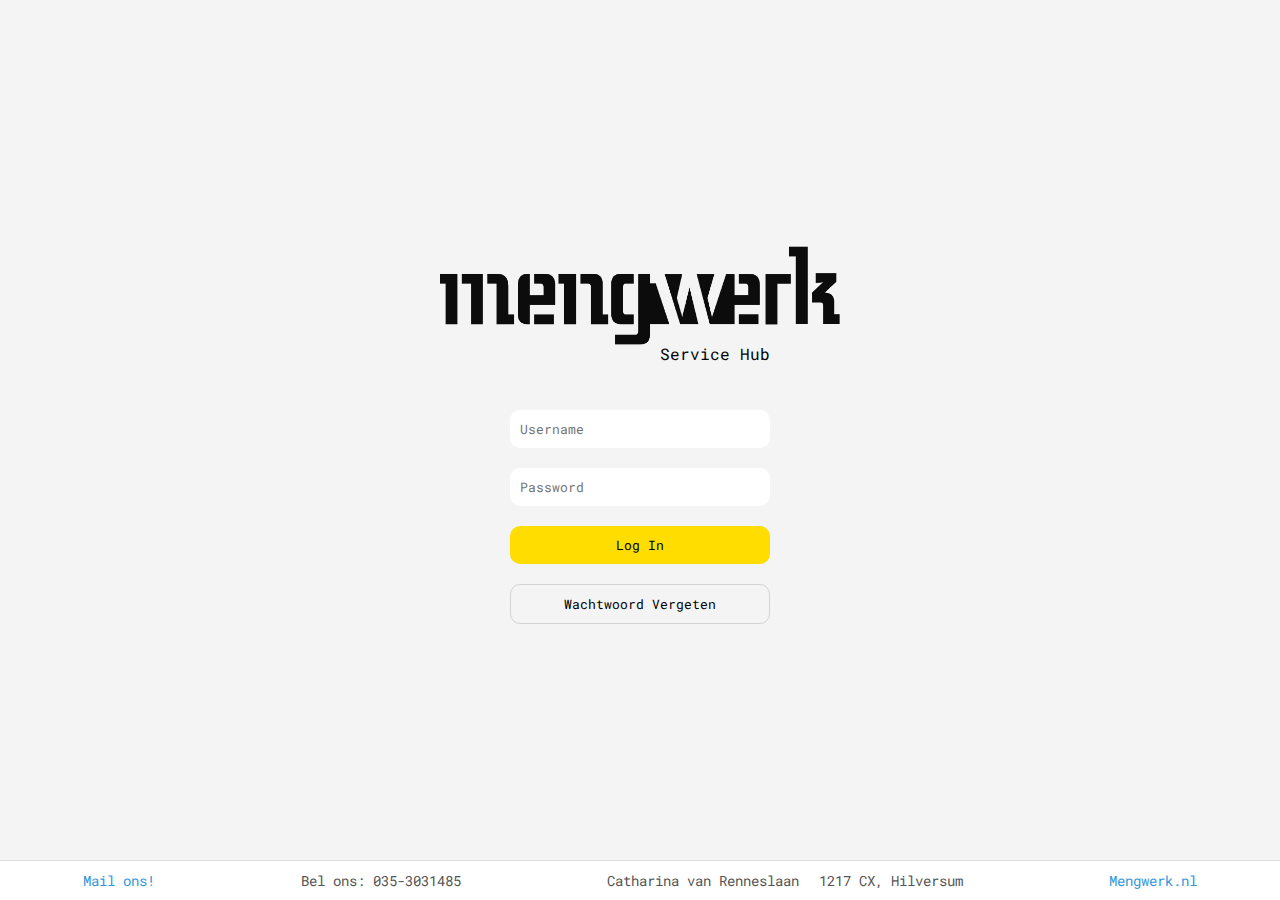
<file: index.html>
<!DOCTYPE html>
<html lang="en">
  <head>
    <meta charset="UTF-8" />
    <meta name="viewport" content="width=device-width, initial-scale=1.0" />
    <link
      href="https://fonts.googleapis.com/css2?family=Roboto+Mono&display=swap"
      rel="stylesheet"
    />
    <!-- Include Roboto Mono -->
    <link rel="stylesheet" href="css/stylesheet.css" />
    <title>Mengwerk Service Hub - Log In</title>
  </head>
  <body>
    <div class="logo-container">
      <img src="./images/Logo_Zwart.png" alt="Mengwerk Logo" class="logo" />
      <p id="subtitel">Service Hub</p>
    </div>
    <div class="login-container">
      <form class="login-form" action="./home.html" method="get"> <!--moet eigenlijk post zijn maar werkt niet op github-->
        <input type="text" name="username" placeholder="Username" required />
        <input
          type="password"
          name="password"
          placeholder="Password"
          required
        />
        <button type="submit" class="login-button">Log In</button>
        <button type="button" class="forgot-password-button">
          Wachtwoord Vergeten
        </button>
      </form>
    </div>

    <footer class="footer">
      <a href="mailto:info@mengwerk.nl">Mail ons!</a>
      <p>Bel ons: 035-3031485</p>
      <div id="adres">
        <p>Catharina van Renneslaan</p>
        <p>1217 CX, Hilversum</p>
      </div>
      <a href="https://www.mengwerk.nl" target="_blank">Mengwerk.nl</a>
    </footer>
  </body>
</html>
</file>
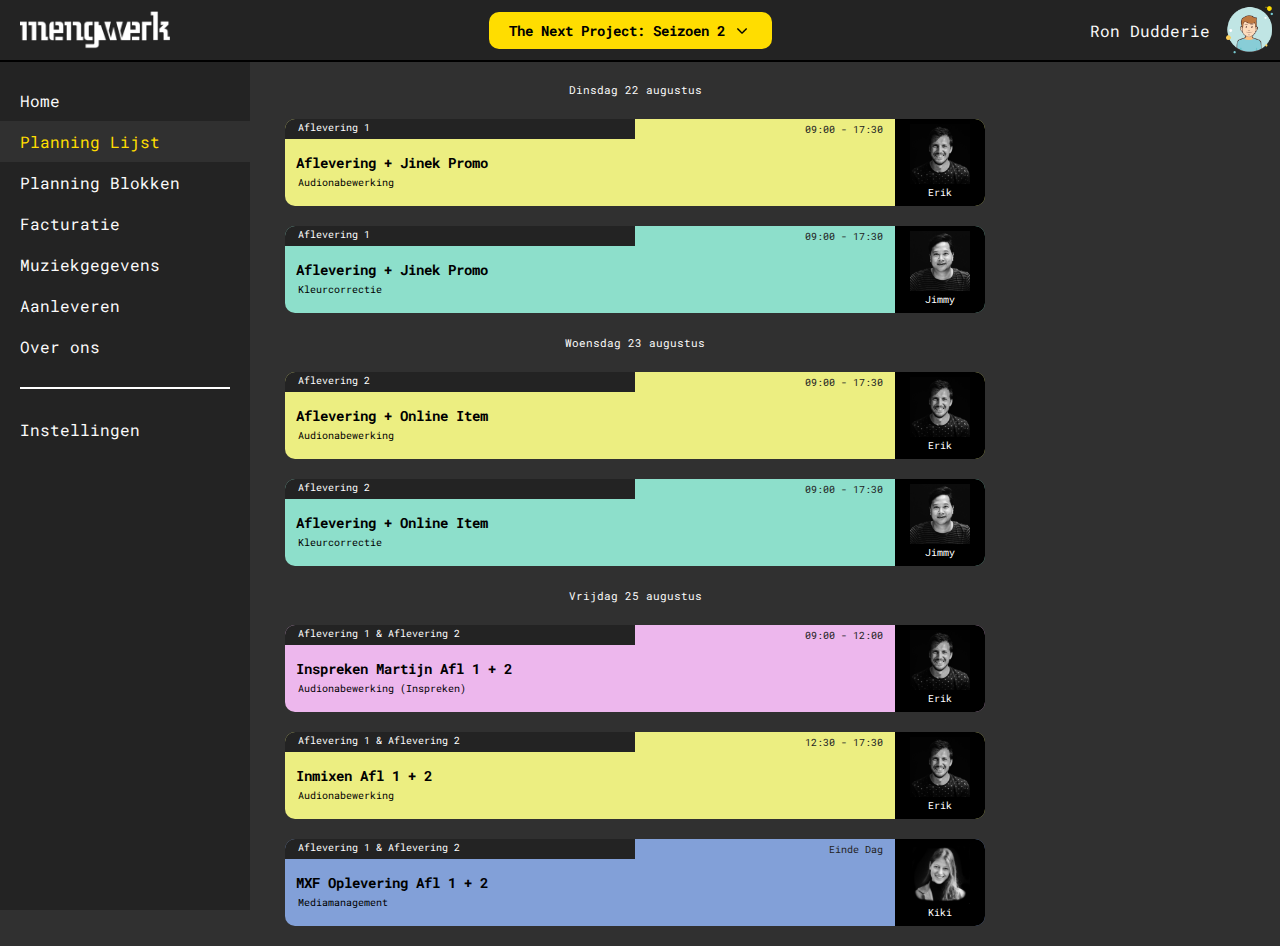
<file: home.html>
<!DOCTYPE html>
<html lang="en">
  <head>
    <meta charset="UTF-8" />
    <meta name="viewport" content="width=device-width, initial-scale=1.0" />
    <link
      href="https://fonts.googleapis.com/css2?family=Roboto+Mono&display=swap"
      rel="stylesheet"
    />
    <link rel="stylesheet" href="./css/stylesheet.css" />
    <link rel="stylesheet" href="./css/home.css" />
    <title>Mengwerk Service Hub - Dashboard</title>
  </head>

  <body>
    


    <div class="content-section" id="home">
      <!-- Grid -->
      <div class="grid-container">
        <div class="grid-item">
          <h2>Planning</h2>
          <div>
            <h5>ma 13/1 09:00</h5>
            <h4><b>Aflevering 7</b></h4>
          </div>
          <div>
            <h5>di 14/1 09:00</h5>
            <h4><b>Aflevering 8</b></h4>
          </div>
        </div>

        <div class="grid-item">
          <h2>Financiën</h2>
          <img src="./images/invoices.jpg" alt="Image" class="grid-image" />
        </div>
        <div class="grid-item contacten">
          <h2>Contacten</h2>
          <div>
            <h4 class="contactname">Piet R.O. Djoeser</h4>
            <p>prodjoeser@productie.nl</p>
            <p>06-12345678</p>
          </div>

          <div>
            <h4 class="contactname">Ron E. Gisseur</h4>
            <p>regisseur@productie.nl</p>
            <p>06-12345678</p>
          </div>
        </div>

        <div class="grid-item">
          <h2>Muziekgegevens</h2>
          <img src="./images/pdf.png" alt="Image" class="grid-image" />
        </div>
        <div class="grid-item status">
          <h2>Status</h2>
          <img src="./images/status2.png" alt="Image" class="grid-image" />
        </div>
        <div class="grid-item">
          <h2>Aanlevering</h2>
          <img src="./images/aanlever.jpg" alt="Image" class="grid-image" />
        </div>
        <div class="grid-item">
          <h2>Moodboard</h2>
          <img
            src="./images/moodboard.png"
            alt="Image"
            class="grid-image moodboard"
          />
        </div>
        <div class="grid-item">
          <h2>Wie zijn wij</h2>
          <img src="./images/wiezijnwij.png" alt="Image" class="grid-image" />
        </div>
        <div class="grid-item">
          <h2>Datagebruik</h2>
          <img src="./images/data2.jpeg" alt="Image" class="grid-image" />
        </div>
        <div class="grid-item">
          <h2>Klimaat Voetafdruk</h2>
          <img src="./images/footprint.jpeg" alt="Image" class="grid-image" />
        </div>
      </div>
    </div>

    <!-- Planning -->
    <div class="content-section" id="planningList">
      <div class="planblokcontainer">
        <p class="planblokdatum">Dinsdag 22 augustus</p>

        <div class="planblokje audio">
          <div class="subProjectLabel">
            <p>Aflevering 1</p>
          </div>
          <div class="timeLabel">
            <p>09:00 - 17:30</p>
          </div>
          <div class="klusdata">
            <h5>Aflevering + Jinek Promo</h5>
            <p>Audionabewerking</p>
          </div>
          <div class="planblokjeLabel">
            <img src="./images/Erik_2021.jpg" alt="" />
            <p>Erik</p>
          </div>
        </div>

        <div class="planblokje kleur">
          <div class="subProjectLabel">
            <p>Aflevering 1</p>
          </div>
          <div class="timeLabel">
            <p>09:00 - 17:30</p>
          </div>
          <div class="klusdata">
            <h5>Aflevering + Jinek Promo</h5>
            <p>Kleurcorrectie</p>
          </div>
          <div class="planblokjeLabel">
            <img src="./images/Jimmy_2021.jpg" alt="" />
            <p>Jimmy</p>
          </div>
        </div>

        <!-- <div class="planblokLijn"></div> -->
        <p class="planblokdatum">Woensdag 23 augustus</p>

        <div class="planblokje audio">
          <div class="subProjectLabel">
            <p>Aflevering 2</p>
          </div>
          <div class="timeLabel">
            <p>09:00 - 17:30</p>
          </div>
          <div class="klusdata">
            <h5>Aflevering + Online Item</h5>
            <p>Audionabewerking</p>
          </div>
          <div class="planblokjeLabel">
            <img src="./images/Erik_2021.jpg" alt="" />
            <p>Erik</p>
          </div>
        </div>

        <div class="planblokje kleur">
          <div class="subProjectLabel">
            <p>Aflevering 2</p>
          </div>
          <div class="timeLabel">
            <p>09:00 - 17:30</p>
          </div>
          <div class="klusdata">
            <h5>Aflevering + Online Item</h5>
            <p>Kleurcorrectie</p>
          </div>
          <div class="planblokjeLabel">
            <img src="./images/Jimmy_2021.jpg" alt="" />
            <p>Jimmy</p>
          </div>
        </div>

        <!-- <div class="planblokLijn"></div> -->
        <p class="planblokdatum">Vrijdag 25 augustus</p>

        <div class="planblokje inspreken">
          <div class="subProjectLabel">
            <p>Aflevering 1 & Aflevering 2</p>
          </div>
          <div class="timeLabel">
            <p>09:00 - 12:00</p>
          </div>
          <div class="klusdata">
            <h5>Inspreken Martijn Afl 1 + 2</h5>
            <p>Audionabewerking (Inspreken)</p>
          </div>
          <div class="planblokjeLabel">
            <img src="./images/Erik_2021.jpg" alt="" />
            <p>Erik</p>
          </div>
        </div>

        <div class="planblokje audio">
          <div class="subProjectLabel">
            <p>Aflevering 1 & Aflevering 2</p>
          </div>
          <div class="timeLabel">
            <p>12:30 - 17:30</p>
          </div>
          <div class="klusdata">
            <h5>Inmixen Afl 1 + 2</h5>
            <p>Audionabewerking</p>
          </div>
          <div class="planblokjeLabel">
            <img src="./images/Erik_2021.jpg" alt="" />
            <p>Erik</p>
          </div>
        </div>

        <div class="planblokje media">
          <div class="subProjectLabel">
            <p>Aflevering 1 & Aflevering 2</p>
          </div>
          <div class="timeLabel">
            <p>Einde Dag</p>
          </div>
          <div class="klusdata">
            <h5>MXF Oplevering Afl 1 + 2</h5>
            <p>Mediamanagement</p>
          </div>
          <div class="planblokjeLabel">
            <img src="./images/Kiki_2021.png" alt="" />
            <p>Kiki</p>
          </div>


        </div>
        <!-- <div class="planblokLijn"></div> -->

      </div>
    </div>

    <div class="content-section" id="facturatie">
      Facturatie content here...
    </div>
    <!-- Add more sections as needed -->

    <div class="header">
      <div id="logos">
        <!-- <img id="talpalogo" src="./images/talpa.jpeg" alt="" /> -->
        <img src="./images/Logo_Wit.png" alt="Mengwerk Logo" class="logo" />
      </div>
      <div class="filters">
        <div class="project-menu">
          <h5 id="projectheader">The Next Project: Seizoen 2</h5>
          <div class="project-arrow">
            <!-- Arrow container -->
            <img
              id="arrowdown"
              src="./images/arrowdown.png"
              alt="User Icon"
              class="user-icon"
            />
            <div class="project-dropdown-menu">
              <!-- Dropdown content -->
              <a href="#project1">☑️ Alle Projecten</a>
              <a href="#project1">🔘 The Next Project: Seizoen 2</a>
              <a href="#project2">🔘 Project Kids: Seizoen 1</a>
              <a href="#project3">🔘 Love and Projects: Seizoen 4</a>
            </div>
          </div>
        </div>
        <!-- <p class="filtersTitle">Filters:</p>
        <div class="tag">☑️ 🎵 Audionabewerking</div>
        <div class="tag">☑️ 🎤 Inspreken</div>
        <div class="tag">☑️ 🌈 Kleurcorrectie</div>
        <div class="tag" id="MXF">🔘 💾 MXF Delivery</div>
        <p class="filtersTitle">⨂</p> -->
      </div>

      <div class="user-menu">
        <span class="username">Ron Dudderie</span>
        <img src="./images/user100.png" alt="User Icon" class="user-icon" />
        <div class="dropdown-menu">
          <a href="./password.html">Wachtwoord veranderen</a>
          <a href="./index.html">Uitloggen</a>
        </div>
      </div>
    </div>

    <aside class="sidebar">
      <nav>
        <a href="#" data-target="home">Home</a>
        <a href="#" data-target="planningList" class="active-link">Planning Lijst</a>
        <a href="#" data-target="planningBlocks" class="">Planning Blokken</a>
        <a href="#" data-target="facturatie">Facturatie</a>
        <!-- More links as needed -->

        <a href="#algemeen">Muziekgegevens</a>
        <a href="#algemeen">Aanleveren</a>
        <a href="#algemeen">Over ons</a>
        <hr />
        <a href="#algemeen">Instellingen</a>
      </nav>
    </aside>

    <script>
      document.getElementById("planningList").classList.add("active-content");

      document.querySelectorAll(".sidebar nav a").forEach((link) => {
        link.addEventListener("click", function (event) {
          event.preventDefault(); // Prevent default navigation

          // Remove the 'active-link' class from all other links
          document.querySelectorAll(".sidebar nav a").forEach((otherLink) => {
            if (otherLink !== this) otherLink.classList.remove("active-link");
          });

          // Remove the 'active-content' class from all content sections
          document.querySelectorAll(".content-section").forEach((section) => {
            section.classList.remove("active-content");
          });

          // Add the 'active-link' class for the clicked link
          this.classList.add("active-link");

          // Get the target content section ID from 'data-target' attribute
          var targetId = this.getAttribute("data-target");

          // Find the corresponding content section and add 'active-content' class
          var targetSection = document.getElementById(targetId);
          if (targetSection) {
            targetSection.classList.add("active-content");
          }
        });
      });
    </script>
  </body>
</html>
</file>
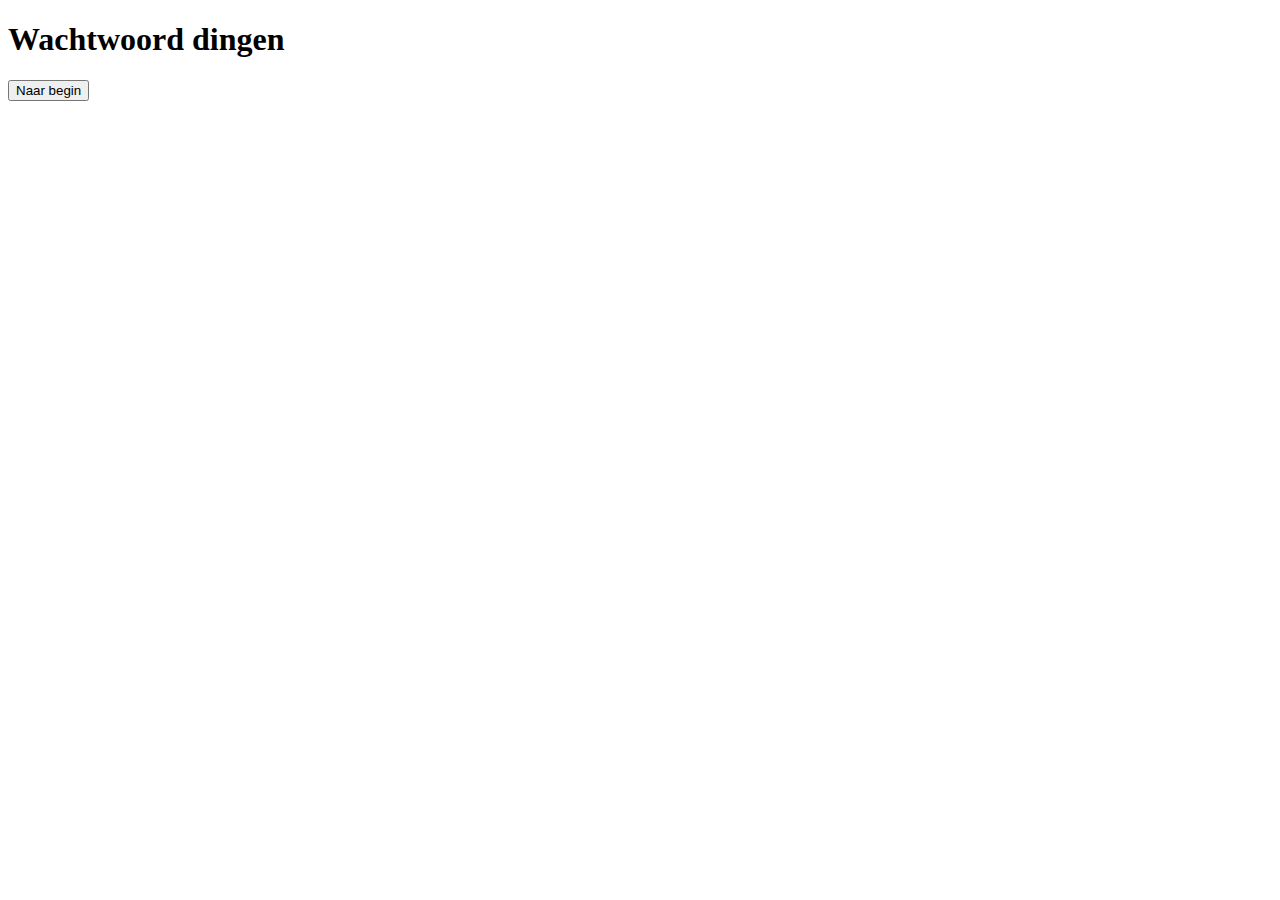
<file: password.html>
<!DOCTYPE html>
<html lang="en">
<head>
    <meta charset="UTF-8">
    <meta name="viewport" initial-scale=1.0">
    <title>Password</title>
</head>
<body>
    <h1>Wachtwoord dingen</h1>
    <button onclick="navigateToIndex()">Naar begin</button>

    <script>
        function navigateToIndex() {
            // Change the location to index.html
            window.location.href = "index.html";
        }
    </script>
</body>
</html>
</file>
<file: css/stylesheet.css>
@media (max-width: 815px) {
    .footer {
        flex-direction: column; /* Stacks elements vertically */
        padding: 20px 10px;
        text-align: center;
    }

    .logo {
        width: 200px; /* Increases the size of the logo */
        /* margin-bottom: 20px; */
    }

    #adres {
        flex-direction: column !important; /* Stacks elements vertically */
    }
}


body {
    background-color: #f4f4f4;
    margin: 0;
    padding: 0;
    display: flex;
    flex-direction: column;
    align-items: center;
    justify-content: center;
    min-height: 100vh;
}

body, button, input {
    font-family: 'Roboto Mono', monospace; /* Apply Roboto Mono */
}

#subtitel{
    padding-left: 150px;
    margin-top: -10px;
}

#adres{
    display: flex;
    flex-direction: row;
    text-align: center;
}

.logo-container {
    text-align: center;
    /* margin-bottom: 50px; Adjusts the position relative to the login container */
}

.login-container {
    width: 300px;
    padding: 20px;
    /* background-color: #fff; */
    text-align: center;
    border-radius: 20px;
    box-sizing: border-box;
}

.logo {
    width: 400px; /* Increases the size of the logo */
    /* margin-bottom: 20px; */
}

.login-form input,
.login-button,
.forgot-password-button {
    width: 100%;
    padding: 10px;
    margin: 10px 0;
    border: 0px solid #ddd;
    outline: none;
    border-radius: 10px;
    box-sizing: border-box;
}

.login-button, .forgot-password-button {
    border: none;
    background-color: #ffdd00;
    /* color: white; */
    cursor: pointer;
    transition: background-color 0.3s;
}

.forgot-password-button {
    background-color: transparent;
    margin-top: 10px;
    border: solid 1px;
    border-color: lightgray;
}

.login-button:hover{
    background-color: green;
    color: white;
}

.forgot-password-button:hover {
    background-color: #db8e86;
}

.footer {
    position: fixed; /* Fixes the footer to the bottom of the page */
    bottom: 0;
    left: 0;
    right: 0;
    display: flex; /* Aligns content horizontally */
    justify-content: space-around; /* Distributes content evenly */
    align-items: center;
    padding: 10px;
    background-color: #fff;
    border-top: 1px solid #ddd;
}

.footer a, .footer p {
    margin: 0 10px; /* Adds spacing between items */
    color: #3498db;
    text-decoration: none;
    transition: color 0.3s;
    font-size: 14px;
}

.footer a:hover {
    color: #2980b9;
}

.footer p {
    color: #555; /* Adjusts color for non-link text */
}
</file>
<file: css/home.css>
/* Base Styles */
body {
  background-color: #303030;
}

h2 {
  margin-bottom: 50px;
}

h5 {
  margin: 0;
  font-size: 14px;
  font-weight: 900;
  margin: 2px 0px;
}

hr {
  background-color: white;
  border: none;
  height: 2px;
  margin: 20px;
}

p {
  margin: 2px;
  font-size: 10px;
}

/* Layout Styles */
.header {
  align-items: center;
  background-color: #232323;
  /* background-color: red; */
  display: flex;
  justify-content: center;
  position: fixed;
  top: 0;
  height: 60px;
  width: 100%;
  border-bottom: solid 2px;
  z-index: 10;
}

.sidebar {
  background-color: #232323;
  left: 0;
  overflow: auto;
  padding-top: 80px;
  position: fixed;
  top: 0px;
  width: 250px;
  height: calc(100% - 70px);
  /* z-index: 1; */
  /* border-color: black; */
  /* text-align: left; */
}

/* Class Selectors */
.content-section {
  display: none;
}

.contacten p {
  font-size: 11px;
}

.dropdown-menu {
  background-color: #fff;
  border-radius: 5px;
  box-shadow: 0 2px 4px rgba(0, 0, 0, 0.1);
  display: none;
  position: absolute;
  right: 0;
  top: 100%;
}

.dropdown-menu a {
  color: #555;
  display: block;
  padding: 10px 15px;
  text-decoration: none;
}

.filters {
  align-items: center;
  border-radius: 50px;
  display: flex;
  height: 25px;
  padding: 1px 10px;
  position: relative;
}

.filtersTitle {
  color: white;
  margin-left: 10px;
}

.grid-container {
  display: grid;
  gap: 20px;
  grid-template-columns: repeat(4, 1fr);
  align-items: center;
  justify-content: center;
  padding: 40px;
  margin: 0;
  /* width: calc(100vw - 250px); */
  /* padding-bottom: 80px; */
  /* padding-top: 0px; */
}

.grid-image {
  border-radius: 30px;
  height: 150px;
  width: 150px;
}

.grid-item {
  background-color: #fafafa;
  border-radius: 50px;
  height: 300px;
  /* width: 250px; */
  text-align: center;
  transition: transform 0.2s ease;
  width: 100%;
}

.logo {
  width: 150px;
}

.moodboard {
  object-fit: cover;
}

.planblokcontainer {
  display: flex;
  justify-content: left;
  align-items: left;
  padding: 20px;
  flex-direction: column;
  gap: 20px;
  background-color: #303030;
  width: 700px;
  height: 100vh;
}

.planblokje {
  display: grid;
  grid-template-rows: 20px auto;
  grid-template-columns: 350px auto 90px;
  width: 700px;
  border-radius: 10px;
  /* background-color: blue; */
}

.klusdata {
  /* background-color: yellow; */
  grid-column: 1;
  grid-row: 2;
  margin-left: 11px;
  margin-bottom: 4px;
  display: flex;
  flex-direction: column;
  justify-content: center;
  align-items: left;
}

.planblokjeLabel {
  display: flex;
  flex-direction: column;
  justify-content: right;
  align-items: center;
  text-align: center;
  background-color: black;
  border-top-right-radius: 10px;
  border-bottom-right-radius: 10px;
  padding: 5px;
  grid-column: 3;
  grid-row: span 2;
  color: #fff;
}

.planblokje img {
  position: relative;
  width: 60px;
  height: 60px;
  object-fit: fill;
}

.subProjectLabel {
  grid-column: 1;
  grid-row: 1;
  background-color: #232323;
  color: #fff;
  border-top-left-radius: 10px;
  padding-left: 11px;
}

.timeLabel {
  grid-column: 2;
  grid-row: 1;
  display: flex;
  align-items: center;
  justify-content: right;
  padding-right: 10px;
  color: #232323;
}

.personLabel p {
  font-size: 10px;
}

.planblokLijn {
  height: 1px;
  width: 70%;
  background-color: white;
}

.planblokdatum {
  color: #fafafa;
  font-size: 11px;
  text-align: center;
}

.audio {
  /* background-color: #ffdd00; */
  background-color: #ecee81;
}

.kleur {
  /* background-color: rgb(186, 80, 186); */
  background-color: #8ddfcb;
}

.inspreken {
  /* background-color: rgb(57, 172, 57); */
  background-color: #edb7ed;
}

.media {
  background-color: #82a0d8;
}

.project-arrow {
  align-items: center;
  display: flex;
  height: 30px;
  justify-content: center;
  position: relative;
}

.project-dropdown-menu {
  background-color: #fff;
  border-radius: 10px;
  box-shadow: 0 2px 4px rgba(240, 229, 229, 0.1);
  display: none;
  position: absolute;
  right: -20px;
  top: calc((100% + 0px));
  width: auto;
  z-index: 1;
}

.project-dropdown-menu a {
  color: #555;
  display: block;
  font-size: 13px;
  padding: 10px 15px;
  text-decoration: none;
  white-space: nowrap;
}

.project-menu {
  align-items: center;
  background-color: #ffdd00;
  border-radius: 10px;
  display: flex;
  height: 35px;
  padding: 1px 20px;
  position: relative;
  margin-right: 20px;
}

.sidebar nav a {
  color: #fafafa;
  display: block;
  padding: 10px;
  padding-left: 20px;
  text-decoration: none;
}

.status {
  grid-column: span 2;
}

.status img {
  object-fit: scale-down;
  width: 500px;
}

.tag {
  margin-left: 10px;
  font-size: 14px;
  align-items: center;
  background-color: #ffdd00;
  border-radius: 50px;
  display: flex;
  height: 25px;
  padding: 1px 10px;
  position: relative;
}

.user-icon {
  cursor: pointer;
  width: 60px;
}

.user-menu {
  align-items: center;
  display: flex;
  position: absolute;
  right: 0px;
}

.username {
  color: #fafafa;
  font-size: 16px;
  margin-right: 10px;
}

/* ID Selectors */
#arrowdown {
  margin-left: 12px;
  margin-right: 5px;
  margin-top: 1px;
  width: 10px;
}

#MXF {
  opacity: 50%;
}

#home{
  /* background-color: #232323; */
  /* display: flex;
  align-items: center;
  justify-content: center; */
}

#logos {
  width: 100%;
  align-items: center;
  display: flex;
  position: absolute;
  left: 20px;
  /* background-color: red; */
}

/* State Styles */
.content-section.active-content {
  display: flex;
  flex-direction: column;
  margin-left: 250px; /* Equal to the sidebar width */
  margin-top: 60px; /* Equal to the header height, adjust as needed */
  width: calc(100vw - 280px); /* Viewport width minus sidebar width */
  height: calc(100vh - 60px); /* Viewport height minus header height */
}

.grid-item:hover {
  background-color: #ffdd00;
  /* transform: scale(1.02); */
}

.project-arrow:hover .project-dropdown-menu {
  display: block;
}

.project-dropdown-menu a:hover {
  background-color: #232323;
  color: #fafafa;
}

.sidebar nav a.active-link {
  background-color: #303030;
  border-color: #ffdd00;
  color: #ffdd00;
  position: relative;
}

.sidebar nav a:hover {
  color: #989898;
}

.sidebar nav a.active-link,
.sidebar nav a.active-link:hover {
  background-color: #303030;
  color: #ffdd00; /* This ensures that the color remains yellow even on hover */
}

.user-menu:hover .dropdown-menu {
  display: block;
}

/* Media Queries */
@media (max-width: 815px) {
  .grid-container {
    grid-template-columns: repeat(1, 1fr);
  }

  .grid-item {
    margin: 10px auto;
    width: 90%;
  }
}
</file>
